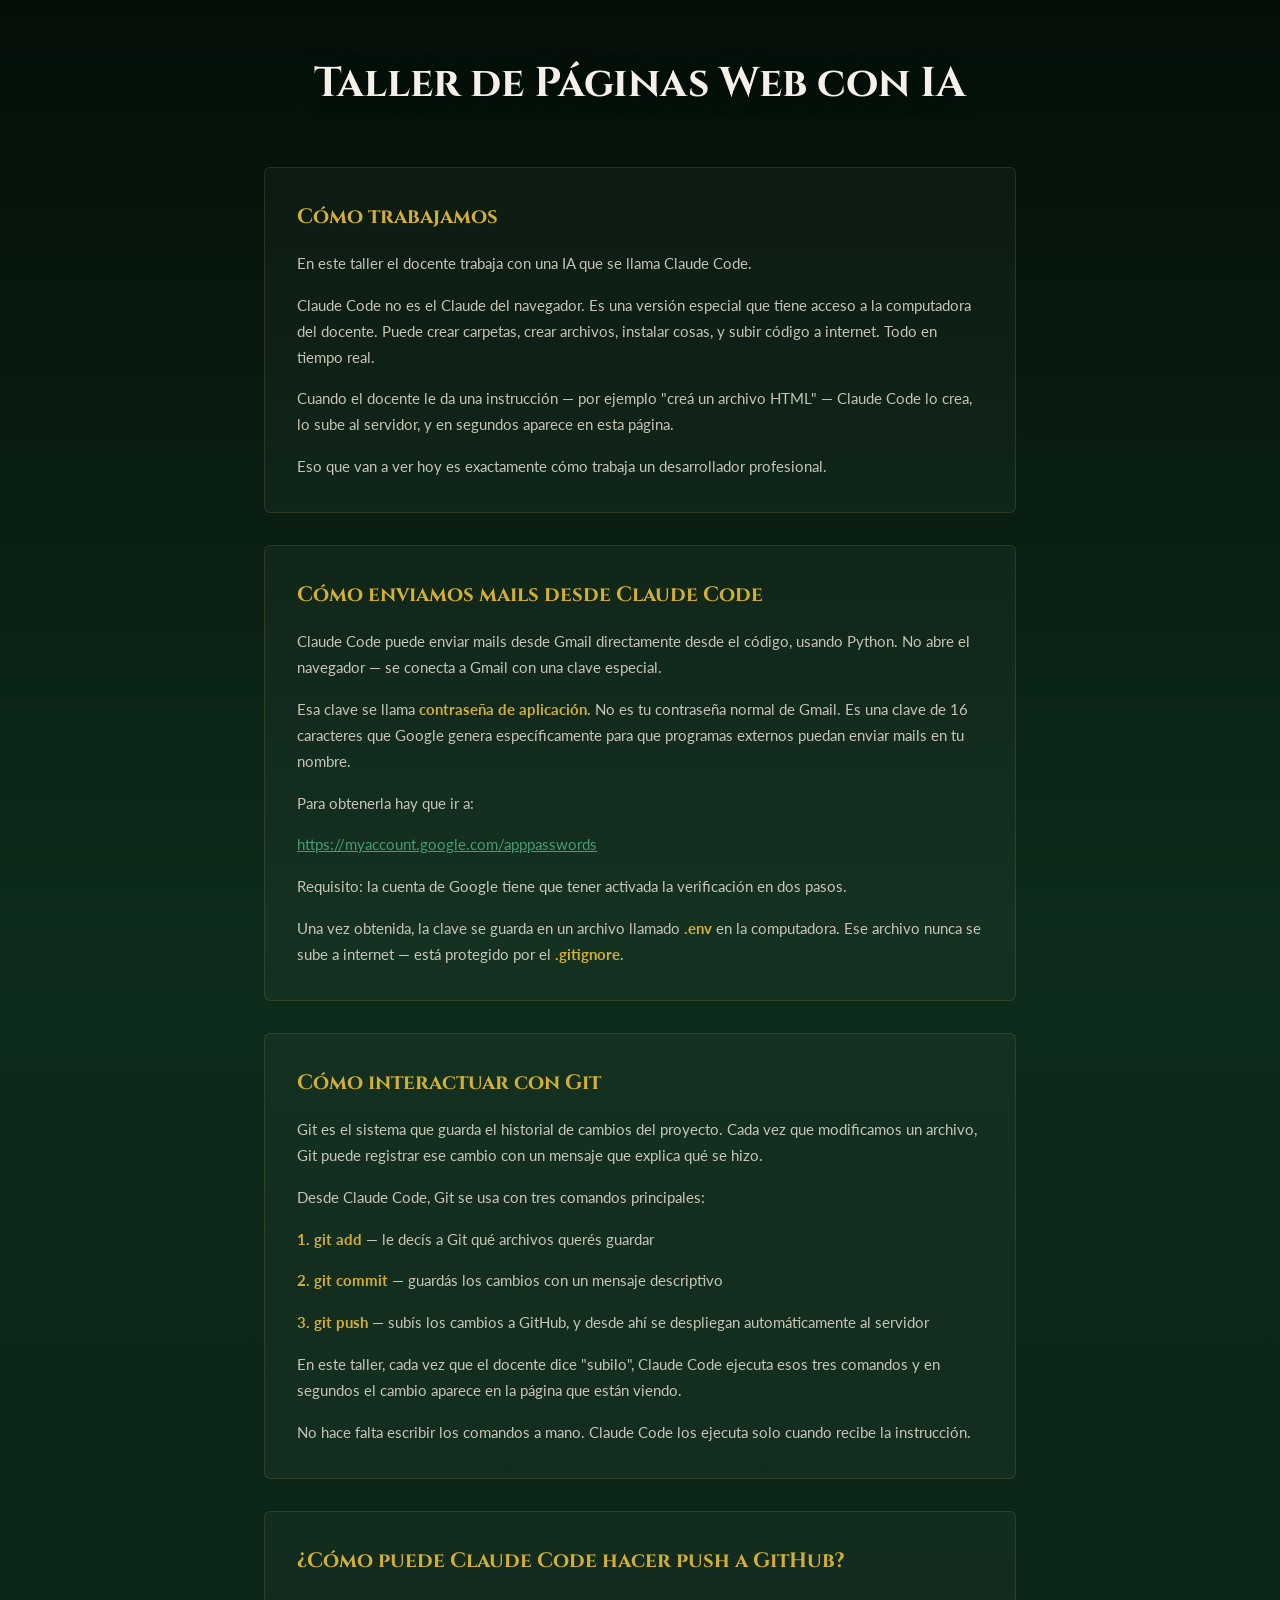
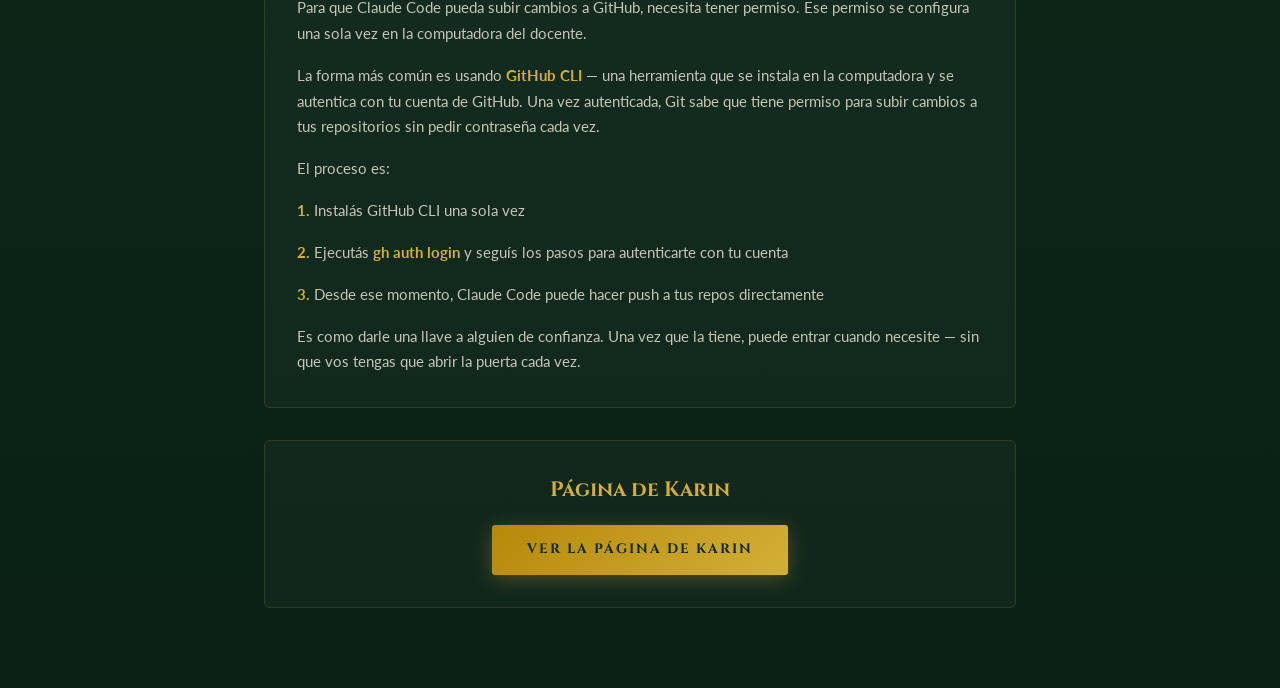
<file: tutorial/index.html>
<!DOCTYPE html>
<html lang="es">
<head>
    <meta charset="UTF-8">
    <meta name="viewport" content="width=device-width, initial-scale=1.0">
    <title>Taller de Páginas Web con IA</title>
    <link href="https://fonts.googleapis.com/css2?family=Cinzel:wght@400;600;700&family=Lato:wght@400;700&display=swap" rel="stylesheet">
    <link rel="stylesheet" href="style.css">
</head>
<body>

    <div class="container">

        <header class="tutorial-header">
            <h1>Taller de Páginas Web con IA</h1>
        </header>

        <section class="tutorial-section">
            <h2>Cómo trabajamos</h2>

            <p>En este taller el docente trabaja con una IA que se llama Claude Code.</p>

            <p>Claude Code no es el Claude del navegador. Es una versión especial que tiene acceso a la computadora del docente. Puede crear carpetas, crear archivos, instalar cosas, y subir código a internet. Todo en tiempo real.</p>

            <p>Cuando el docente le da una instrucción — por ejemplo "creá un archivo HTML" — Claude Code lo crea, lo sube al servidor, y en segundos aparece en esta página.</p>

            <p>Eso que van a ver hoy es exactamente cómo trabaja un desarrollador profesional.</p>
        </section>

        <section class="tutorial-section">
            <h2>Cómo enviamos mails desde Claude Code</h2>

            <p>Claude Code puede enviar mails desde Gmail directamente desde el código, usando Python. No abre el navegador — se conecta a Gmail con una clave especial.</p>

            <p>Esa clave se llama <strong>contraseña de aplicación</strong>. No es tu contraseña normal de Gmail. Es una clave de 16 caracteres que Google genera específicamente para que programas externos puedan enviar mails en tu nombre.</p>

            <p>Para obtenerla hay que ir a:</p>

            <p><a href="https://myaccount.google.com/apppasswords">https://myaccount.google.com/apppasswords</a></p>

            <p>Requisito: la cuenta de Google tiene que tener activada la verificación en dos pasos.</p>

            <p>Una vez obtenida, la clave se guarda en un archivo llamado <strong>.env</strong> en la computadora. Ese archivo nunca se sube a internet — está protegido por el <strong>.gitignore</strong>.</p>
        </section>

        <section class="tutorial-section">
            <h2>Cómo interactuar con Git</h2>

            <p>Git es el sistema que guarda el historial de cambios del proyecto. Cada vez que modificamos un archivo, Git puede registrar ese cambio con un mensaje que explica qué se hizo.</p>

            <p>Desde Claude Code, Git se usa con tres comandos principales:</p>

            <p><strong>1. git add</strong> — le decís a Git qué archivos querés guardar</p>
            <p><strong>2. git commit</strong> — guardás los cambios con un mensaje descriptivo</p>
            <p><strong>3. git push</strong> — subís los cambios a GitHub, y desde ahí se despliegan automáticamente al servidor</p>

            <p>En este taller, cada vez que el docente dice "subilo", Claude Code ejecuta esos tres comandos y en segundos el cambio aparece en la página que están viendo.</p>

            <p>No hace falta escribir los comandos a mano. Claude Code los ejecuta solo cuando recibe la instrucción.</p>
        </section>

        <section class="tutorial-section">
            <h2>¿Cómo puede Claude Code hacer push a GitHub?</h2>

            <p>Para que Claude Code pueda subir cambios a GitHub, necesita tener permiso. Ese permiso se configura una sola vez en la computadora del docente.</p>

            <p>La forma más común es usando <strong>GitHub CLI</strong> — una herramienta que se instala en la computadora y se autentica con tu cuenta de GitHub. Una vez autenticada, Git sabe que tiene permiso para subir cambios a tus repositorios sin pedir contraseña cada vez.</p>

            <p>El proceso es:</p>

            <p><strong>1.</strong> Instalás GitHub CLI una sola vez</p>
            <p><strong>2.</strong> Ejecutás <strong>gh auth login</strong> y seguís los pasos para autenticarte con tu cuenta</p>
            <p><strong>3.</strong> Desde ese momento, Claude Code puede hacer push a tus repos directamente</p>

            <p>Es como darle una llave a alguien de confianza. Una vez que la tiene, puede entrar cuando necesite — sin que vos tengas que abrir la puerta cada vez.</p>
        </section>

        <section class="tutorial-section karin-cta">
            <h2>Página de Karin</h2>
            <a href="karin/" class="btn-primary">Ver la página de Karin</a>
        </section>

    </div>

</body>
</html>
</file>
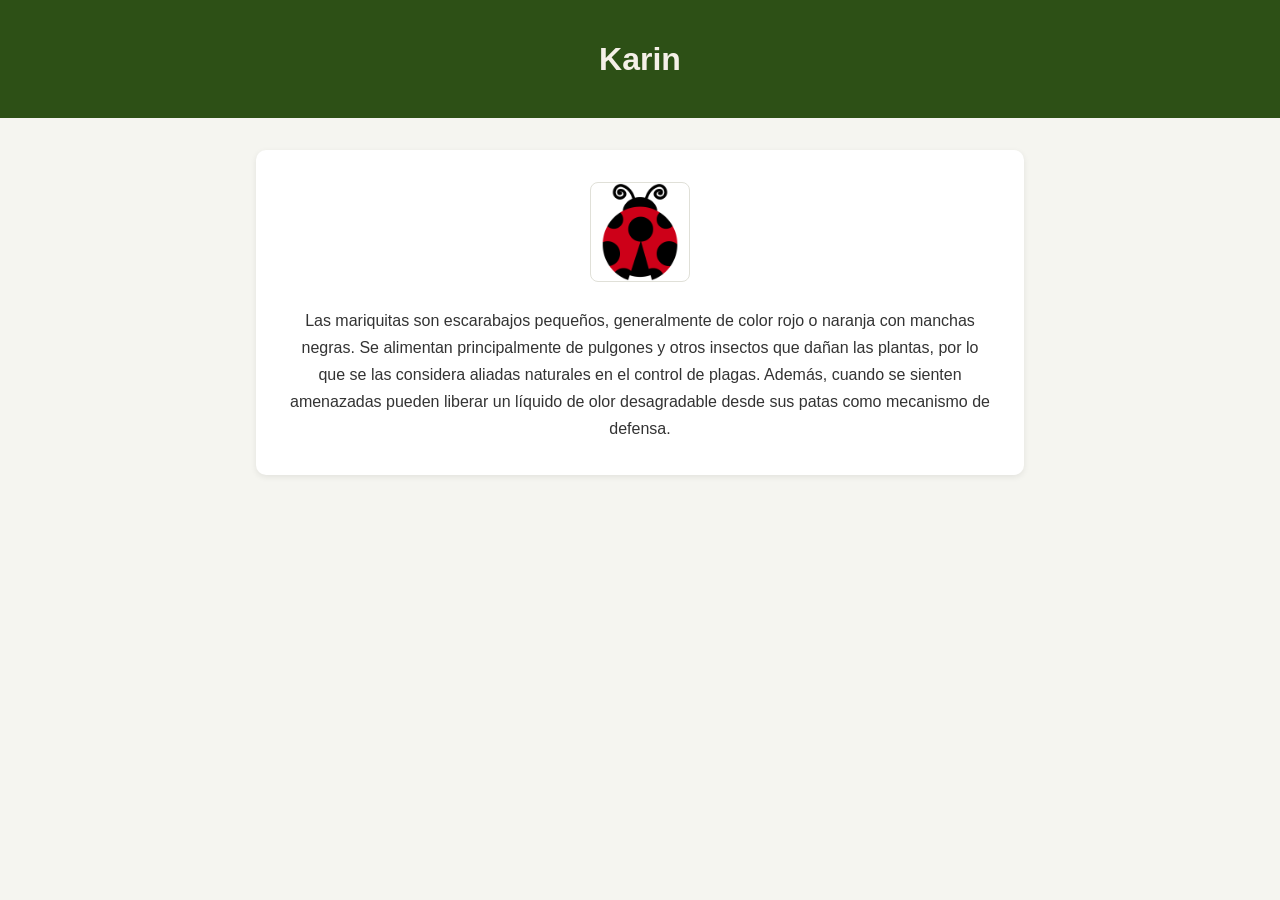
<file: tutorial/karin/index.html>
<!DOCTYPE html>
<html lang="es">
<head>
    <meta charset="UTF-8">
    <meta name="viewport" content="width=device-width, initial-scale=1.0">
    <title>Karin</title>
    <link rel="stylesheet" href="style.css">
</head>
<body>

    <header>
        <h1>Karin</h1>
    </header>

    <main>
        <div class="imagen-central">
            <img src="ladybugs.png" alt="Ladybugs">
            <p>Las mariquitas son escarabajos pequeños, generalmente de color rojo o naranja con manchas negras. Se alimentan principalmente de pulgones y otros insectos que dañan las plantas, por lo que se las considera aliadas naturales en el control de plagas. Además, cuando se sienten amenazadas pueden liberar un líquido de olor desagradable desde sus patas como mecanismo de defensa.</p>
        </div>
    </main>

</body>
</html>
</file>
<file: tutorial/style.css>
/* ========== RESET & BASE (paleta salud_natura) ========== */
* { box-sizing: border-box; margin: 0; padding: 0; }

:root {
  --verde-oscuro:  #0d2b1a;
  --verde-medio:   #1a4a2e;
  --verde-claro:   #2d6e45;
  --verde-menta:   #4a9b6f;
  --dorado:        #d4af37;
  --dorado-oscuro: #b5890a;
  --crema:         #f5f0e8;
  --texto:         #e8e0d0;
}

body {
  font-family: 'Lato', sans-serif;
  background: linear-gradient(180deg, #040f08 0%, var(--verde-oscuro) 40%, #0a2015 100%);
  color: var(--texto);
  line-height: 1.7;
  min-height: 100vh;
}

.container { max-width: 800px; margin: 0 auto; padding: 3rem 1.5rem; }

/* ========== HEADER ========== */
.tutorial-header {
  text-align: center;
  margin-bottom: 3rem;
}

.tutorial-header h1 {
  font-family: 'Cinzel', serif;
  font-size: clamp(1.8rem, 4vw, 2.6rem);
  color: var(--crema);
  text-shadow: 0 2px 20px rgba(0,0,0,0.5);
}

/* ========== SECCIONES ========== */
.tutorial-section {
  background: rgba(255,255,255,0.03);
  border: 1px solid rgba(212,175,55,0.15);
  border-radius: 6px;
  padding: 2rem;
  margin-bottom: 2rem;
}

.tutorial-section h2 {
  font-family: 'Cinzel', serif;
  color: var(--dorado);
  font-size: 1.3rem;
  margin-bottom: 1rem;
}

.tutorial-section p {
  color: rgba(232,224,208,0.85);
  font-size: 0.95rem;
  margin-bottom: 1rem;
}
.tutorial-section p:last-child { margin-bottom: 0; }

.tutorial-section strong { color: var(--dorado); }

.tutorial-section a {
  color: var(--verde-menta);
  transition: color 0.2s;
}
.tutorial-section a:hover { color: var(--dorado); }

/* ========== BOTON KARIN ========== */
.karin-cta { text-align: center; }

.tutorial-section a.btn-primary {
  display: inline-block; padding: 0.85rem 2.2rem;
  background: linear-gradient(135deg, var(--dorado-oscuro), var(--dorado));
  color: var(--verde-oscuro); font-family: 'Cinzel', serif;
  font-weight: 700; letter-spacing: 2px; text-transform: uppercase;
  text-decoration: none; border: none; cursor: pointer;
  font-size: 0.85rem; border-radius: 3px;
  transition: all 0.3s; box-shadow: 0 4px 20px rgba(212,175,55,0.3);
}
.tutorial-section a.btn-primary:hover { transform: translateY(-2px); box-shadow: 0 8px 30px rgba(212,175,55,0.4); color: var(--verde-oscuro); }
</file>
<file: tutorial/karin/style.css>
* { margin: 0; padding: 0; box-sizing: border-box; }

body {
    font-family: Arial, sans-serif;
    background: #f5f5f0;
    color: #333;
    line-height: 1.7;
}

header {
    background: #2d5016;
    color: #f5f0e8;
    text-align: center;
    padding: 2rem 1rem;
}

header h1 { font-size: 2rem; }

main {
    max-width: 800px;
    margin: 2rem auto;
    padding: 0 1rem;
    text-align: center;
}

.imagen-central {
    background: white;
    border-radius: 10px;
    padding: 2rem;
    box-shadow: 0 2px 6px rgba(0,0,0,0.08);
}

.imagen-central img {
    width: 100px;
    height: 100px;
    object-fit: contain;
    border-radius: 8px;
    border: 1px solid #e0e0d8;
}

.imagen-central p {
    margin-top: 1rem;
    text-align: center;
    font-family: inherit;
    color: inherit;
}
</file>
